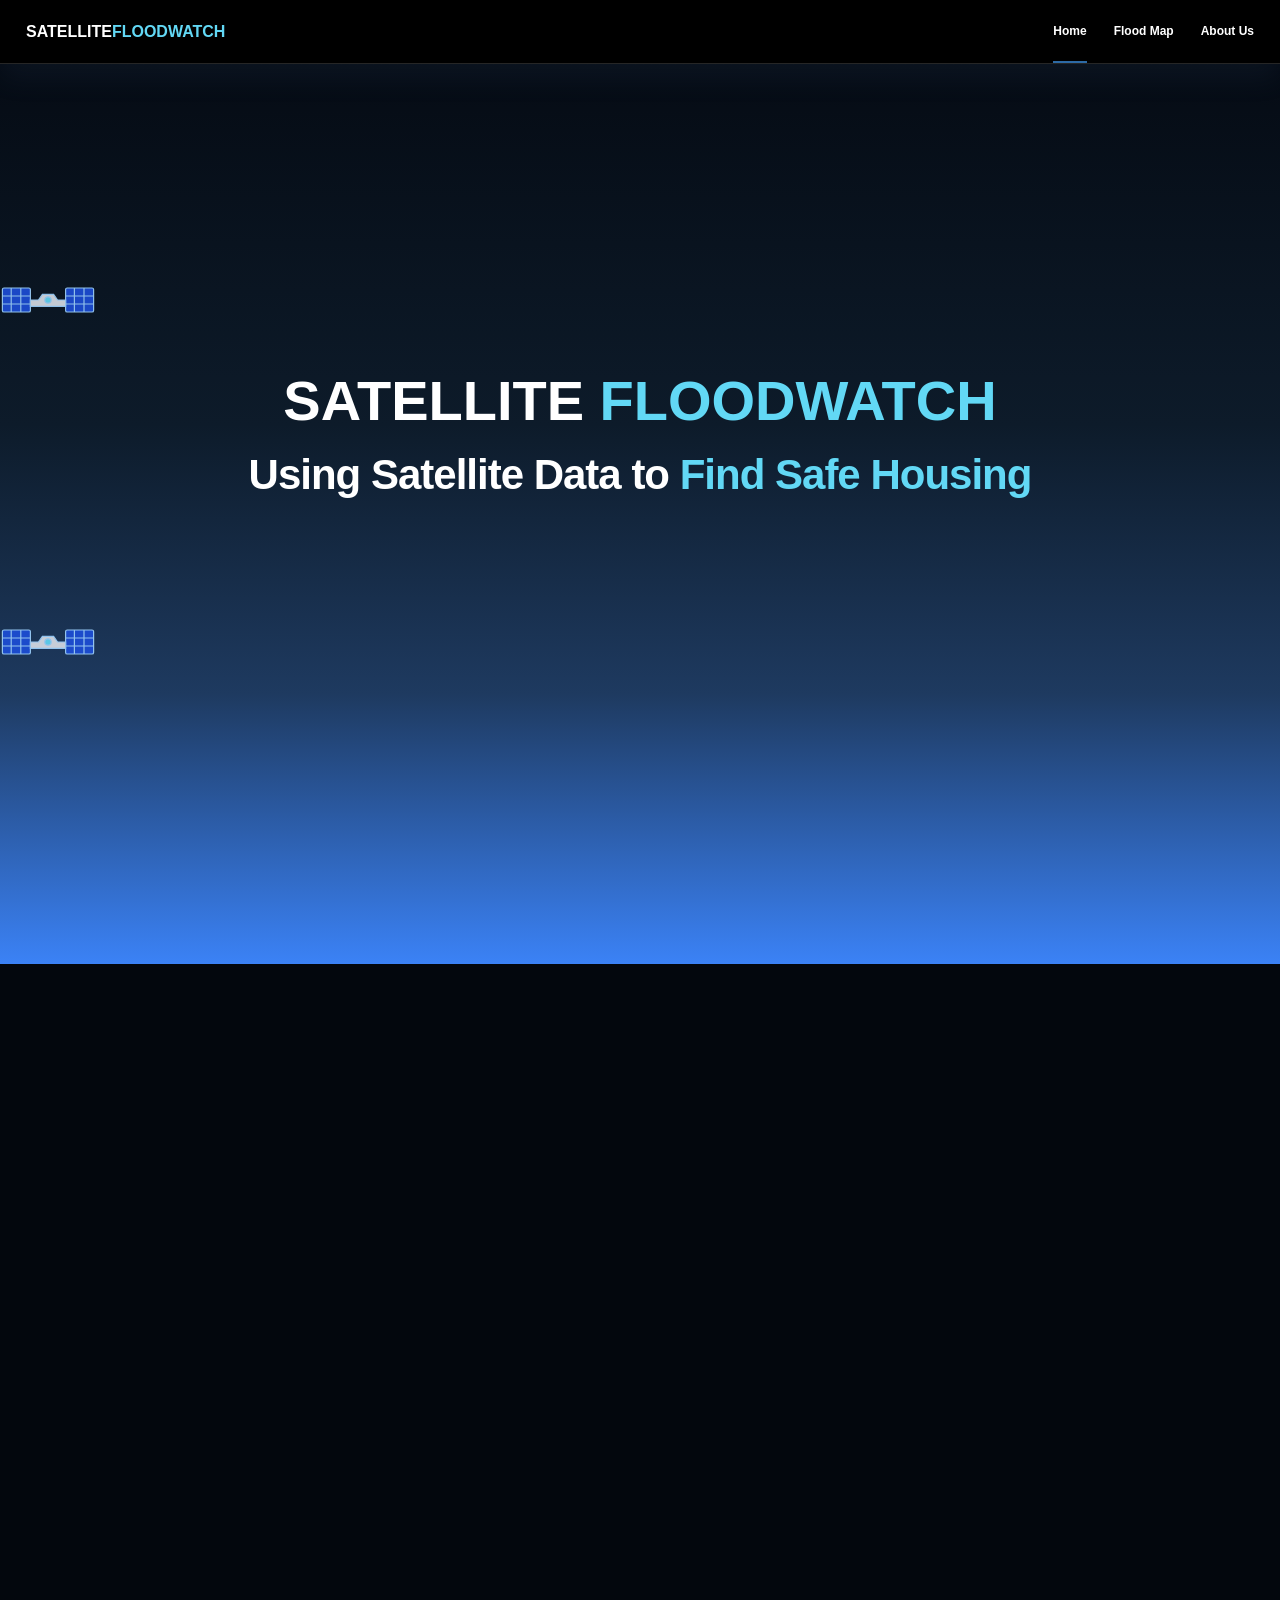
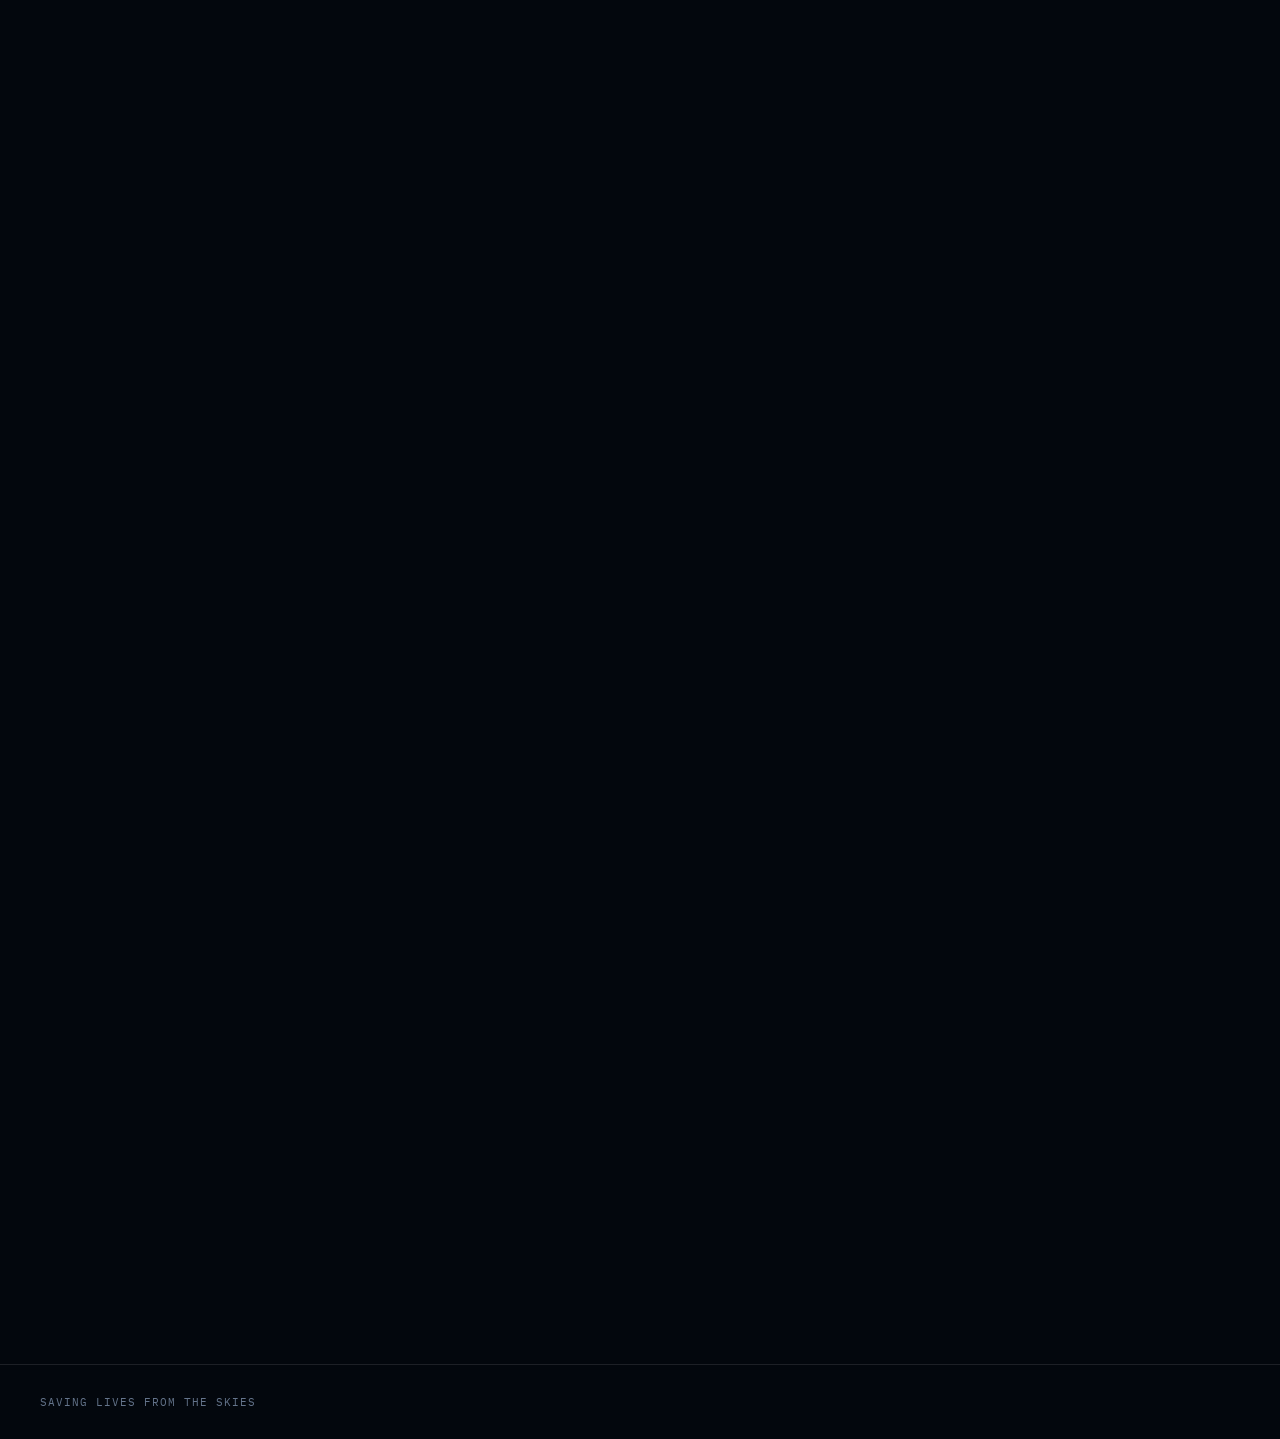
<file: index.html>
<!DOCTYPE html>
<html lang="en">
<head>
<meta charset="UTF-8">
<meta name="viewport" content="width=device-width, initial-scale=1.0">
<meta name="theme-color" content="#07111f">
<title>SATELLITE FLOODWATCH | Saving Lives From The Skies</title>
<link rel="stylesheet" href="style.css">
<style>
@property --c1 { syntax: '<color>'; inherits: true; initial-value: #0d1b2a; }
@property --c2 { syntax: '<color>'; inherits: true; initial-value: #1e3a60; }
@property --c3 { syntax: '<color>'; inherits: true; initial-value: #3b82f6; }

*, *::before, *::after { box-sizing: border-box; margin: 0; padding: 0; }

body {
  font-family: "Univers", "Univers LT Std", -apple-system, BlinkMacSystemFont, "Segoe UI", Roboto, Helvetica, Arial, sans-serif;
  background: linear-gradient(180deg, #eef9ff, #dfeeff 32%, #cfe6ff);
  color: #123b63;
  overflow-x: hidden;
}
.app-shell { display: flex; flex-direction: column; min-height: 100vh; }

/* Nav */
.topbar {
  position: sticky; top: 0; min-height: 64px; padding: 0 26px; z-index: 1000;
  display: flex; align-items: center; justify-content: space-between; gap: 20px;
  background: #000 !important;
  backdrop-filter: blur(8px) !important;
  border-bottom: 1px solid rgba(255,255,255,.15) !important;
  box-shadow: 0 14px 30px rgba(100,145,196,.08);
}
.brand { display: flex; align-items: center; gap: 0; text-decoration: none; color: #fff; font-weight: 700; font-size: 16px; letter-spacing: 0; }
.brand span { color: #62d8f5; }
.site-nav { align-self: stretch; display: flex; align-items: center; gap: 27px; }
.site-nav a { display: inline-flex; align-items: center; min-height: 100%; border-bottom: 2px solid transparent; color: #fff; font-size: 12px; font-weight: 600; text-decoration: none; transition: color .2s ease, border-color .2s ease; }
.site-nav a:hover, .site-nav a.active { color: #fff; }

/* Stage */
.scroll-stage-wrapper { position: relative; height: 500vh; background: #03070d; transition: --c1 2s, --c2 2s, --c3 2s; }
.sticky-viewport { position: sticky; top: 0; height: 100vh; overflow: hidden; display: flex; align-items: center; justify-content: center; }
.sky-layer, .space-layer { position: absolute; inset: 0; transition: opacity .4s; }
.sky-layer { background: linear-gradient(180deg, #050b14, var(--c1) 40%, var(--c2) 70%, var(--c3)); }
.space-layer { background: radial-gradient(circle at 50% 30%, #081222, #020509); opacity: 0; }
.stars-far, .stars-near { position: absolute; inset: -50%; opacity: 0; pointer-events: none; transition: opacity .6s; }
.stars-far {
  background: radial-gradient(1px 1px at 30px 50px, rgba(255,255,255,.4), transparent),
              radial-gradient(1.5px 1.5px at 150px 120px, rgba(98,216,245,.5), transparent) 0 0/250px 250px;
}
.stars-near {
  background: radial-gradient(2px 2px at 80px 90px, #fff, transparent),
              radial-gradient(2.5px 2.5px at 200px 180px, #62d8f5, transparent) 0 0/350px 350px;
} 
.crossing-satellite {
  position: absolute; left: 0; width: 96px; height: 40px; opacity: 0; pointer-events: none;
  animation: satellite-crossing 18s linear infinite paused;
}
.crossing-satellite:nth-child(1) { top: 24%; }
.crossing-satellite:nth-child(2) { top: 62%; animation-duration: 24s; animation-delay: -12s; animation-direction: reverse; }
.sticky-viewport.first-panel-active .crossing-satellite { opacity: .9; animation-play-state: running; }
@keyframes satellite-crossing {
  from { transform: translateX(-120px) rotate(-12deg); }
  to { transform: translateX(calc(100vw + 120px)) rotate(-12deg); }
}
 
/* Pa nels */
.story-panel {
  position: absolute; left: 50%; width: calc(100% - 40px); max-width: 1400px; text-align: center; z-index: 20;
   opacity: 0; transform: translate(-50%, -40px); pointer-events: none;
   transition: opacity .6s cubic-bezier(.16,1,.3,1), transform .6s cubic-bezier(.16,1,.3,1);
 }
.story-panel.active { opacity: 1; transform: translate(-50%, -70px); pointer-events: auto; }
#panel-5 { margin-top: 200px; }
.story-panel h2 { font-size: 42px; font-weight: 700; letter-spacing: -1px; line-height: 1.15; color: #fff; margin-bottom: 16px; }
.story-panel h2 span { color: #62d8f5; }
.story-logo { margin-bottom: 22px; color: #fff; font-size: 56px; font-weight: 700; line-height: 1; text-align: center; }
.story-logo span { color: #62d8f5; }
@media (max-width: 600px) { .story-logo { font-size: 36px; } }
.cta-btn {  
  position: relative; z-index: 30; display: inline-block; margin-top: 24px; padding: 14px 32px;
  background: #fff; color: #03070d; font-weight: 600; font-size: 14px; letter-spacing: .5px;
  text-decoration: none; border-radius: 6px; box-shadow: 0 10px 30px rgba(255,255,255,.2);
  transition: transform .2s, box-shadow .2s;
}
.cta-btn:hover { transform: scale(1.03); box-shadow: 0 10px 30px rgba(98,216,245,.3); }

/* Rocket */
.rocket-container {
  position: absolute; bottom: 12%; left: 50%; width: 104px; height: 208px; z-index: 10;
  transform: translateX(-50%); pointer-events: none; will-change: transform, opacity;
}
.flame-wrap { transform-origin: 50px 156px; transform: scaleY(var(--thrust, 1)); transition: transform .2s linear; }
.flame { transform-box: fill-box; transform-origin: 50% 0; animation: flick .1s ease-in-out infinite alternate; }
.f-mid { animation-duration: .08s; animation-direction: alternate-reverse; }
.f-inner { animation-duration: .06s; }
.f-core { animation-name: coreFlick; animation-duration: .09s; }
.flame-glow { animation: glowPulse .25s ease-in-out infinite alternate; }
.spark { opacity: 0; animation: sparkFall .7s linear infinite; }
.s1 { --dx: -9px; } .s2 { --dx: 8px; animation-delay: .18s; } .s3 { --dx: -6px; animation-delay: .35s; } .s4 { --dx: 10px; animation-delay: .52s; }
@keyframes flick { from { transform: scale(.92,.85) skewX(-3deg); } to { transform: scale(1.08,1.18) skewX(3deg); } }
@keyframes coreFlick { from { transform: scale(.9,.85); opacity: .85; } to { transform: scale(1.1,1.2); opacity: 1; } }
@keyframes glowPulse { from { opacity: .55; } to { opacity: .95; } }
@keyframes sparkFall { from { opacity: 1; } to { opacity: 0; transform: translate(var(--dx), 55px); } }

/* Globe + satellite */
.satellites-container {
  position: absolute; top: 25%; left: 50%; width: min(380px, 92vw); z-index: 10;
  transform: translate(-50%, -50%) scale(.4); opacity: 0; pointer-events: none; will-change: transform, opacity;
}
.satellites-container svg { display: block; width: 100%; height: auto; overflow: visible; }
.land { animation: globeSpin 26s linear infinite; }
.clouds { animation: globeSpin 17s linear infinite; }
.led { animation: ledBlink 1s steps(2) infinite; }
.beam { animation: beamDash .5s linear infinite; }
@keyframes globeSpin { to { transform: translateX(180px); } }
@keyframes ledBlink { 50% { opacity: .15; } }
@keyframes beamDash { to { stroke-dashoffset: -14; } }
@media (prefers-reduced-motion: reduce) { * { animation: none !important; } }

/* Footer */
.app-footer {
  position: relative; z-index: 100; background: #03070d; padding: 30px 40px;
  display: flex; justify-content: space-between; align-items: center;
  border-top: 1px solid rgba(255,255,255,.1); font-size: 11px; letter-spacing: 1px; color: #64748b;
}
</style>
</head>

<body>
<div class="app-shell">
  <header class="topbar">
    <a class="brand" href="index.html">SATELLITE <span>FLOODWATCH</span></a>
    <nav class="site-nav">
      <a class="active" href="index.html">Home</a>
      <a href="explorer.html">Flood Map</a>
      <a href="about.html">About Us</a>
    </nav>
  </header>

  <div class="scroll-stage-wrapper" id="scroll-wrapper">
    <div class="sticky-viewport">
      <div class="sky-layer" id="sky"></div>
      <div class="space-layer" id="space">
        <div class="stars-far" id="starsFar"></div>
        <div class="stars-near" id="starsNear"></div>
      </div>

      <div class="crossing-satellites" aria-hidden="true">
        <svg class="crossing-satellite" viewBox="0 0 120 48">
          <g stroke="#9fd3ff" stroke-width="1.5">
            <rect x="3" y="9" width="35" height="30" rx="2" fill="#1d4ed8" />
            <path d="M14 9v30M26 9v30M3 19h35M3 29h35" />
            <rect x="82" y="9" width="35" height="30" rx="2" fill="#1d4ed8" />
            <path d="M93 9v30M105 9v30M82 19h35M82 29h35" />
            <path d="M38 24h10l5-7h14l5 7h10v8H38z" fill="#d9dee7" />
            <circle cx="60" cy="24" r="4" fill="#62d8f5" />
          </g>
        </svg>
        <svg class="crossing-satellite" viewBox="0 0 120 48">
          <g stroke="#9fd3ff" stroke-width="1.5">
            <rect x="3" y="9" width="35" height="30" rx="2" fill="#1d4ed8" />
            <path d="M14 9v30M26 9v30M3 19h35M3 29h35" />
            <rect x="82" y="9" width="35" height="30" rx="2" fill="#1d4ed8" />
            <path d="M93 9v30M105 9v30M82 19h35M82 29h35" />
            <path d="M38 24h10l5-7h14l5 7h10v8H38z" fill="#d9dee7" />
            <circle cx="60" cy="24" r="4" fill="#62d8f5" />
          </g>
        </svg>
      </div>

      <div class="story-panel active" id="panel-1" data-step="0">
        <div class="story-logo">SATELLITE <span>FLOODWATCH</span></div>
        <h2>Using Satellite Data to <span>Find Safe Housing</span></h2>
      </div>
      <div class="story-panel" id="panel-5" data-step="4">
        <h2>Saving Lives <span>From The Skies.</span></h2>
        <a class="cta-btn" href="explorer.html">Launch Flood Map ↗</a>
      </div>

      <div class="rocket-container" id="rocket">
        <svg viewBox="0 0 100 200" width="100%" height="100%" style="overflow:visible">
          <defs>
            <linearGradient id="flameOuter" x1="0" y1="0" x2="0" y2="1"><stop offset="0" stop-color="#ff7a18"/><stop offset="1" stop-color="#ff1f1f" stop-opacity="0"/></linearGradient>
            <linearGradient id="flameMid" x1="0" y1="0" x2="0" y2="1"><stop offset="0" stop-color="#ffb300"/><stop offset="1" stop-color="#ff6a00" stop-opacity="0"/></linearGradient>
            <linearGradient id="flameInner" x1="0" y1="0" x2="0" y2="1"><stop offset="0" stop-color="#fff7b0"/><stop offset="1" stop-color="#ffd400" stop-opacity="0"/></linearGradient>
            <filter id="flameGlow" x="-100%" y="-50%" width="300%" height="250%"><feGaussianBlur stdDeviation="3"/></filter>
          </defs>
          <g class="flame-wrap">
            <ellipse class="flame-glow" cx="50" cy="175" rx="20" ry="32" fill="#ff7a18" filter="url(#flameGlow)"/>
            <path class="flame f-outer" d="M38 156 C34 175 44 200 50 225 C56 200 66 175 62 156 Z" fill="url(#flameOuter)"/>
            <path class="flame f-mid" d="M42 156 C40 172 46 190 50 210 C54 190 60 172 58 156 Z" fill="url(#flameMid)"/>
            <path class="flame f-inner" d="M45 156 C44 168 48 180 50 195 C52 180 56 168 55 156 Z" fill="url(#flameInner)"/>
            <ellipse class="flame f-core" cx="50" cy="161" rx="4" ry="8" fill="#fff"/>
            <circle class="spark s1" cx="46" cy="170" r="1.6" fill="#ffd54f"/>
            <circle class="spark s2" cx="54" cy="172" r="1.3" fill="#ff9800"/>
            <circle class="spark s3" cx="50" cy="168" r="1.8" fill="#fff59d"/>
            <circle class="spark s4" cx="44" cy="174" r="1.2" fill="#ff7043"/>
          </g>
          <path d="M38 150 L62 150 L58 158 L42 158 Z" fill="#1d3044" stroke="#1d3044" stroke-width="2"/>
          <path d="M50 10 C30 40 30 120 30 150 L70 150 C70 120 70 40 50 10 Z" fill="#fff" stroke="#1d3044" stroke-width="2"/>
          <path d="M50 10 C40 25 30 40 30 40 L70 40 C70 40 60 25 50 10 Z" fill="#ff5252"/>
          <circle cx="50" cy="75" r="9" fill="#07111f" stroke="#62d8f5" stroke-width="2.5"/>
          <circle cx="50" cy="75" r="5" fill="#62d8f5"/>
          <path d="M30 130 L12 160 L30 150 Z M70 130 L88 160 L70 150 Z" fill="#ff5252"/>
        </svg>
      </div>

      <div class="satellites-container" id="satellites">
        <svg viewBox="0 0 400 260" xmlns="http://www.w3.org/2000/svg">
          <defs>
            <radialGradient id="ocean" cx="35%" cy="30%" r="80%"><stop offset="0" stop-color="#5ccfff"/><stop offset=".45" stop-color="#1769c9"/><stop offset="1" stop-color="#0a2a66"/></radialGradient>
            <radialGradient id="shade" cx="32%" cy="28%" r="85%"><stop offset=".5" stop-color="#000" stop-opacity="0"/><stop offset="1" stop-color="#000" stop-opacity=".7"/></radialGradient>
            <radialGradient id="atmo" cx="50%" cy="50%" r="50%"><stop offset=".8" stop-color="#62d8f5" stop-opacity=".55"/><stop offset="1" stop-color="#62d8f5" stop-opacity="0"/></radialGradient>
            <clipPath id="globeClip"><circle cx="200" cy="130" r="80"/></clipPath>
            <g id="lands">
              <path d="M130 95 C140 80 165 78 172 92 C178 104 165 112 168 124 C160 135 142 128 136 114 C128 108 124 100 130 95 Z"/>
              <path d="M205 70 C222 64 245 72 250 86 C256 98 240 104 232 100 C226 112 214 108 210 96 C200 90 198 76 205 70 Z"/>
              <path d="M215 135 C230 128 252 136 256 152 C258 168 244 180 232 176 C220 170 212 150 215 135 Z"/>
              <path d="M150 150 C158 146 170 152 168 164 C166 176 154 180 148 170 C144 162 144 154 150 150 Z"/>
              <path d="M262 108 C270 104 280 110 278 120 C274 126 264 124 262 118 Z"/>
            </g>
            <g id="cloudTile">
              <ellipse cx="150" cy="85" rx="22" ry="5"/><ellipse cx="235" cy="120" rx="26" ry="6"/>
              <ellipse cx="180" cy="165" rx="20" ry="4.5"/><ellipse cx="265" cy="75" rx="15" ry="4"/>
            </g>
          </defs>

          <g transform="rotate(-16 200 130)">
            <path d="M30 130 A170 40 0 0 1 370 130" fill="none" stroke="#62d8f5" stroke-opacity=".28" stroke-width="1.2" stroke-dasharray="4 5"/>
            <g id="satBack"></g>
          </g>

          <circle cx="200" cy="130" r="98" fill="url(#atmo)"/>
          <g clip-path="url(#globeClip)">
            <circle cx="200" cy="130" r="80" fill="url(#ocean)"/>
            <g class="land" fill="#4caf6a" stroke="#2e7d4a" stroke-width=".8">
              <use href="#lands" x="-180"/><use href="#lands"/><use href="#lands" x="180"/>
            </g>
            <g class="clouds" fill="#fff" opacity=".3">
              <use href="#cloudTile" x="-180"/><use href="#cloudTile"/><use href="#cloudTile" x="180"/>
            </g>
            <circle cx="200" cy="130" r="80" fill="url(#shade)"/>
          </g>
          <circle cx="200" cy="130" r="80" fill="none" stroke="#8fdcff" stroke-opacity=".5"/>

          <g transform="rotate(-16 200 130)">
            <path d="M370 130 A170 40 0 0 1 30 130" fill="none" stroke="#62d8f5" stroke-opacity=".75" stroke-width="1.4"/>
            <g id="satFront">
              <line id="beam" class="beam" stroke="#7fd0ff" stroke-width="1.6" stroke-dasharray="3 4" stroke-linecap="round" opacity="0"/>
              <g id="sat">
                <rect x="-27" y="-1.5" width="11" height="3" fill="#9aa7b8"/>
                <rect x="16" y="-1.5" width="11" height="3" fill="#9aa7b8"/>
                <rect x="-71" y="-11" width="44" height="22" rx="1.5" fill="#1d4ed8" stroke="#9fd3ff" stroke-width=".8"/>
                <path d="M-56.3 -11V11M-41.7 -11V11M-71 0H-27" stroke="#9fd3ff" stroke-width=".6" opacity=".8"/>
                <rect x="-71" y="-11" width="44" height="6" fill="#fff" opacity=".14"/>
                <rect x="27" y="-11" width="44" height="22" rx="1.5" fill="#1d4ed8" stroke="#9fd3ff" stroke-width=".8"/>
                <path d="M41.7 -11V11M56.3 -11V11M27 0H71" stroke="#9fd3ff" stroke-width=".6" opacity=".8"/>
                <rect x="27" y="-11" width="44" height="6" fill="#fff" opacity=".14"/>
                <path d="M-5 13 L5 13 L3 18 L-3 18 Z" fill="#6b7686"/>
                <rect x="-16" y="-13" width="32" height="26" rx="3" fill="#d9dee7" stroke="#8d99ab"/>
                <rect x="-16" y="-13" width="32" height="7" rx="3" fill="#e2b04a"/>
                <rect x="-16" y="6" width="32" height="7" rx="3" fill="#c8923a"/>
                <circle r="5" fill="#0b1b3a" stroke="#62d8f5" stroke-width="1.2"/>
                <circle r="2" fill="#62d8f5"/>
                <line x1="0" y1="-13" x2="0" y2="-18" stroke="#9aa7b8" stroke-width="1.6"/>
                <path d="M-10 -23 Q0 -14 10 -23 Z" fill="#e8edf5" stroke="#8d99ab"/>
                <line x1="0" y1="-22" x2="0" y2="-31" stroke="#9aa7b8"/>
                <circle class="led" cx="0" cy="-31" r="1.8" fill="#ff5a5a"/>
              </g>
            </g>
          </g>
        </svg>
      </div>
    </div>
  </div>

  <footer class="app-footer">
  
    <span>SAVING LIVES FROM THE SKIES</span>
  </footer>
</div>

<script>
const $ = id => document.getElementById(id);
const wrapper = $('scroll-wrapper'), sky = $('sky'), space = $('space'),
      starsFar = $('starsFar'), starsNear = $('starsNear'),
      rocket = $('rocket'), sats = $('satellites');
const panels = [...document.querySelectorAll('.story-panel')];
const stickyViewport = wrapper.querySelector('.sticky-viewport');
const clamp = n => Math.min(1, Math.max(0, n));

function update() {
  const p = clamp(-wrapper.getBoundingClientRect().top / (wrapper.offsetHeight - innerHeight));
  const t1 = clamp((p - 0.3) / 0.3);   // sky -> space
  const t2 = clamp((p - 0.6) / 0.22);  // rocket out, globe in

  const step = Math.min(Math.floor(p * 5), 4);
  stickyViewport.classList.toggle('first-panel-active', step === 0);
  panels.forEach(el => el.classList.toggle('active', +el.dataset.step === step));

  sky.style.opacity = 1 - t1;
  space.style.opacity = t1;
  starsFar.style.opacity = p < 0.6 ? t1 * 0.7 : 1;
  starsNear.style.opacity = t1;
  starsFar.style.transform = `translateY(${t1 * -40}px)`;
  starsNear.style.transform = `translateY(${t1 * -80}px)`;

  const y = (p < 0.3 ? -p * 500 : p < 0.6 ? -150 - t1 * 450 : -600 - t2 * 350) * 1.5;
  const scale = p < 0.6 ? 1 - t1 * 0.25 : 0.75;
  rocket.style.setProperty('--thrust', p < 0.6 ? 0.8 + p * 0.9 : 0.5);
  rocket.style.opacity = Math.min(p * 8, 1) * (1 - t2);
  rocket.style.transform = `translateX(-50%) translateY(${y}px) rotate(${t2 * 60}deg) scale(${scale})`;

  sats.style.opacity = t2;
  sats.style.transform = `translate(-50%, -50%) scale(${0.75 + t2 * 0.25})`;
}

let ticking = false;
addEventListener('scroll', () => {
  if (ticking) return;
  ticking = true;
  requestAnimationFrame(() => { update(); ticking = false; });
}, { passive: true });
update();

/* Satellite orbit */
const sat = $('sat'), satBack = $('satBack'), satFront = $('satFront'), beam = $('beam');
const CX = 200, CY = 130, A = 170, B = 40;
let angle = 0, last = performance.now();

function orbit(now) {
  angle += Math.min((now - last) / 1000, 0.1) * 0.55;
  last = now;

  const s = Math.sin(angle);
  const x = CX - A * Math.cos(angle);
  const y = CY + B * s;
  const front = s > 0;

  sat.setAttribute('transform', `translate(${x} ${y}) scale(${0.4 + 0.18 * (0.5 + 0.5 * s)})`);
  const layer = front ? satFront : satBack;
  if (sat.parentNode !== layer) layer.appendChild(sat);

  beam.setAttribute('opacity', front ? 0.8 : 0);
  if (front) {
    beam.setAttribute('x1', x);
    beam.setAttribute('y1', y + 8);
    beam.setAttribute('x2', x + (CX - x) * 0.52);
    beam.setAttribute('y2', y + (CY - y) * 0.52);
  }
  requestAnimationFrame(orbit);
}
requestAnimationFrame(orbit);

/* Sky gradient palettes, every 3s */
const palettes = [
  ['#0d1b2a', '#1e3a60', '#3b82f6'],
  ['#1a0f2e', '#4a1d6b', '#c026d3'],
  ['#0b2a2a', '#0f5c5c', '#14b8a6'],
  ['#2a1408', '#7a2e12', '#f97316'],
  ['#0f1f2e', '#1d4f6b', '#38bdf8']
];
let i = 0;
setInterval(() => {
  i = (i + 1) % palettes.length;
  palettes[i].forEach((c, n) => wrapper.style.setProperty(`--c${n + 1}`, c));
}, 3000);
</script>
</body>
</html>
</file>
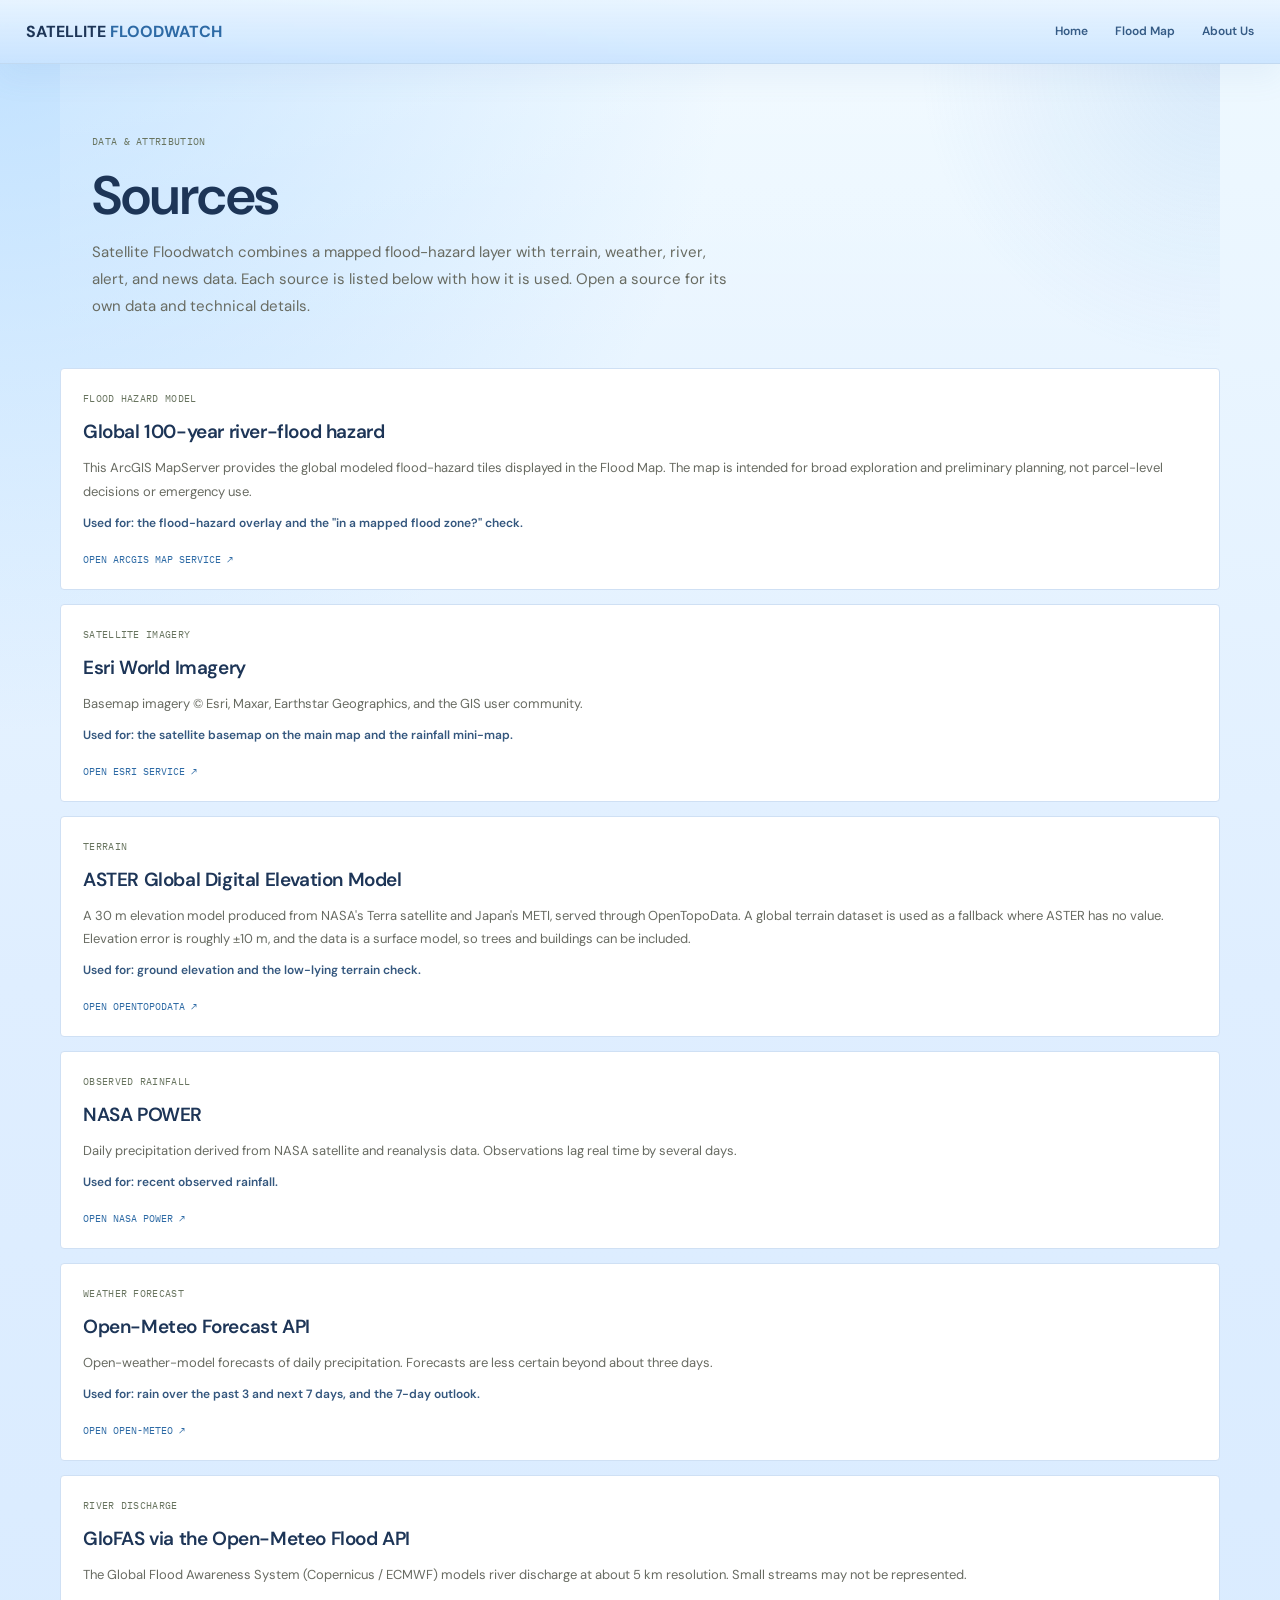
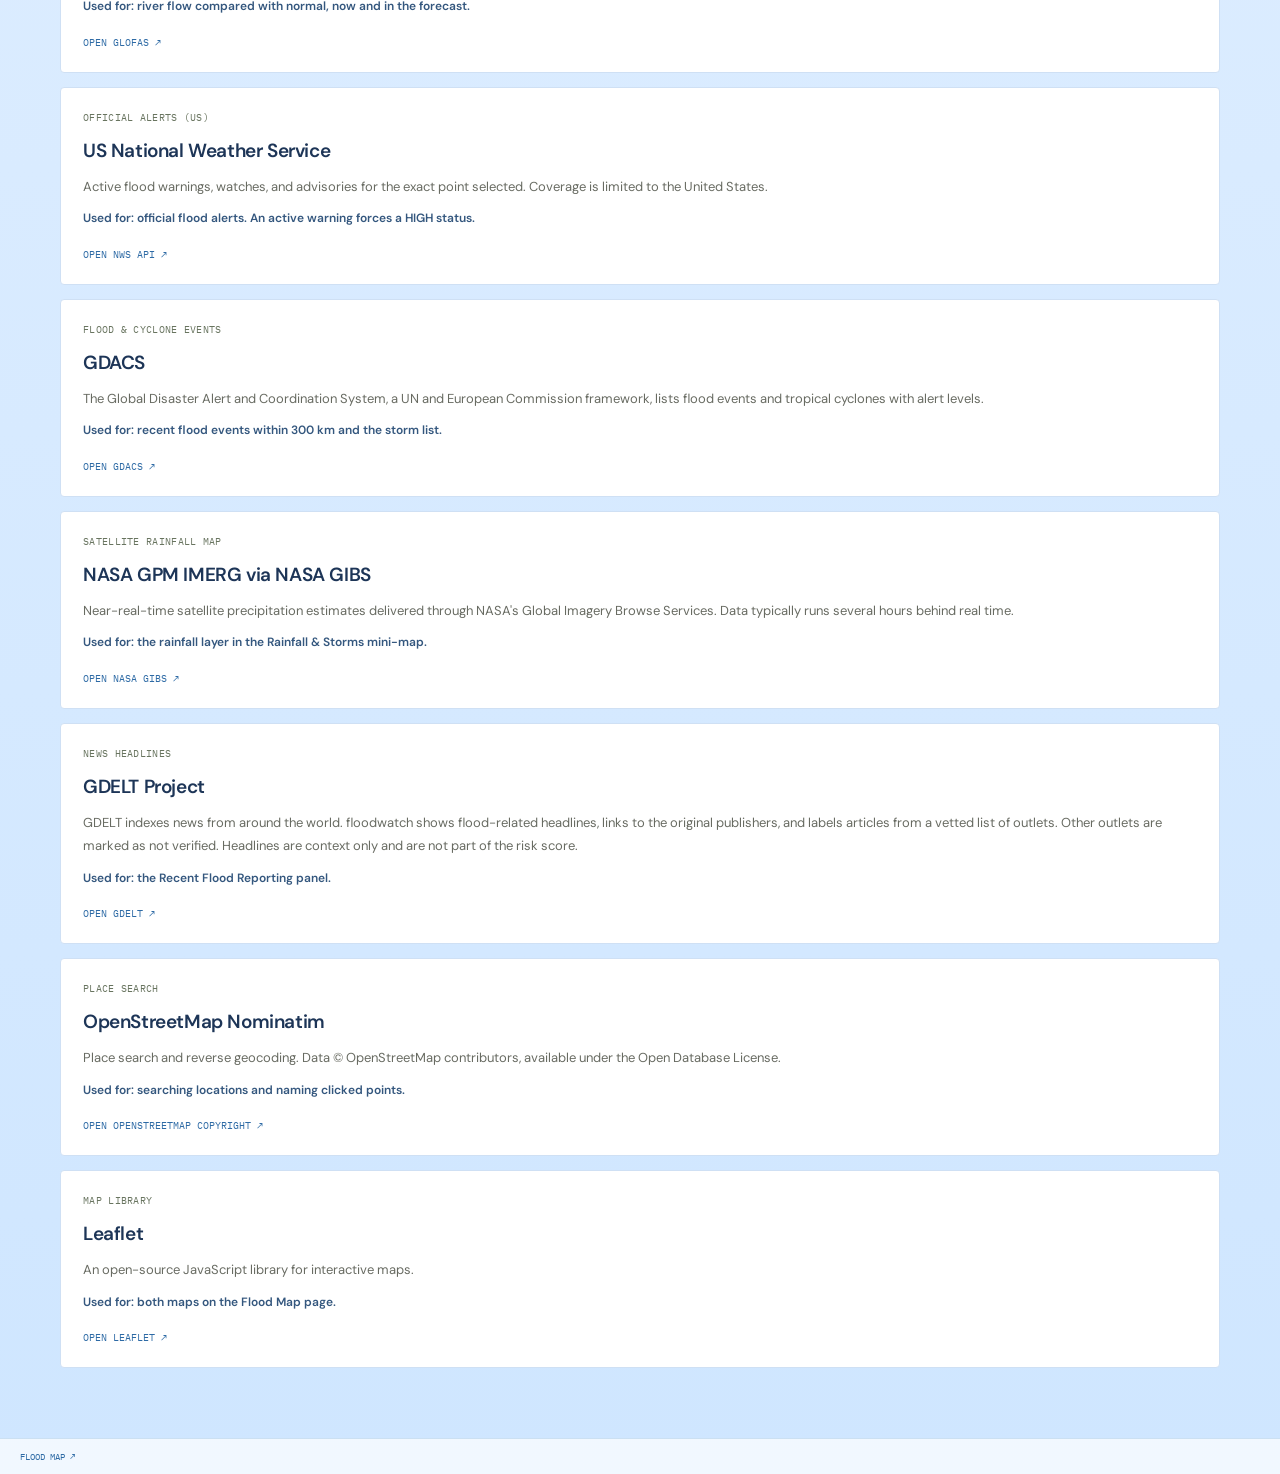
<file: sources.html>
<!DOCTYPE html>
<html lang="en">
<head>
    <meta charset="UTF-8">
    <meta name="viewport" content="width=device-width, initial-scale=1.0">
    <meta name="theme-color" content="#eaf6ff">
    <meta name="description" content="Data sources and attribution used by floodwatch.">
    <title>Sources | Satellite FloodWatch</title>
    <link rel="stylesheet" href="style.css">
    <style>
        .sources-content { display: grid; gap: 14px; }
        .source-record { max-width: none; }
        .source-record .source-use { margin: 10px 0 0; color: #34577e; font-size: 12px; font-weight: 600; }
        .sources-note { max-width: none; }
    </style>
</head>
<body class="content-page sources-page">
    <div class="app-shell">
        <header class="topbar">
            <a class="brand" href="index.html" aria-label="floodwatch home">
                <div class="brand-text">
                    <div class="brand-name">SATELLITE <span>FLOODWATCH</span></div>
                </div>
            </a>
            <nav class="site-nav" aria-label="Main navigation">
                <a href="index.html">Home</a>
                <a href="explorer.html">Flood Map</a>
                <a href="about.html">About Us</a>
            </nav>
        </header>

        <main>
            <section class="about-heading">
                <div class="section-index">DATA &amp; ATTRIBUTION</div>
                <h1>Sources</h1>
                <p>
                    Satellite Floodwatch combines a mapped flood-hazard layer with terrain,
                    weather, river, alert, and news data. Each source is listed
                    below with how it is used. Open a source for its own data
                    and technical details.
                </p>
            </section>

            <section class="sources-content">

                <article class="source-record">
                    <div class="section-index">FLOOD HAZARD MODEL</div>
                    <h2>Global 100-year river-flood hazard</h2>
                    <p>
                        This ArcGIS MapServer provides the global modeled flood-hazard
                        tiles displayed in the Flood Map. The map is intended for broad
                        exploration and preliminary planning, not parcel-level decisions
                        or emergency use.
                    </p>
                    <p class="source-use">Used for: the flood-hazard overlay and the "in a mapped flood zone?" check.</p>
                    <a class="source-link"
                       href="https://tiles.arcgis.com/tiles/RTK5Unh1Z71JKIiR/arcgis/rest/services/WRF_2024_GLO_I3_2/MapServer"
                       target="_blank" rel="noopener noreferrer">OPEN ARCGIS MAP SERVICE ↗</a>
                </article>

                <article class="source-record">
                    <div class="section-index">SATELLITE IMAGERY</div>
                    <h2>Esri World Imagery</h2>
                    <p>
                        Basemap imagery © Esri, Maxar, Earthstar Geographics, and the GIS
                        user community.
                    </p>
                    <p class="source-use">Used for: the satellite basemap on the main map and the rainfall mini-map.</p>
                    <a class="source-link"
                       href="https://server.arcgisonline.com/ArcGIS/rest/services/World_Imagery/MapServer"
                       target="_blank" rel="noopener noreferrer">OPEN ESRI SERVICE ↗</a>
                </article>

                <article class="source-record">
                    <div class="section-index">TERRAIN</div>
                    <h2>ASTER Global Digital Elevation Model</h2>
                    <p>
                        A 30 m elevation model produced from NASA's Terra satellite and
                        Japan's METI, served through OpenTopoData. A global terrain
                        dataset is used as a fallback where ASTER has no value. Elevation
                        error is roughly ±10 m, and the data is a surface model, so
                        trees and buildings can be included.
                    </p>
                    <p class="source-use">Used for: ground elevation and the low-lying terrain check.</p>
                    <a class="source-link" href="https://www.opentopodata.org"
                       target="_blank" rel="noopener noreferrer">OPEN OPENTOPODATA ↗</a>
                </article>

                <article class="source-record">
                    <div class="section-index">OBSERVED RAINFALL</div>
                    <h2>NASA POWER</h2>
                    <p>
                        Daily precipitation derived from NASA satellite and reanalysis
                        data. Observations lag real time by several days.
                    </p>
                    <p class="source-use">Used for: recent observed rainfall.</p>
                    <a class="source-link" href="https://power.larc.nasa.gov"
                       target="_blank" rel="noopener noreferrer">OPEN NASA POWER ↗</a>
                </article>

                <article class="source-record">
                    <div class="section-index">WEATHER FORECAST</div>
                    <h2>Open-Meteo Forecast API</h2>
                    <p>
                        Open-weather-model forecasts of daily precipitation. Forecasts are
                        less certain beyond about three days.
                    </p>
                    <p class="source-use">Used for: rain over the past 3 and next 7 days, and the 7-day outlook.</p>
                    <a class="source-link" href="https://open-meteo.com"
                       target="_blank" rel="noopener noreferrer">OPEN OPEN-METEO ↗</a>
                </article>

                <article class="source-record">
                    <div class="section-index">RIVER DISCHARGE</div>
                    <h2>GloFAS via the Open-Meteo Flood API</h2>
                    <p>
                        The Global Flood Awareness System (Copernicus / ECMWF) models river
                        discharge at about 5 km resolution. Small streams may not be
                        represented.
                    </p>
                    <p class="source-use">Used for: river flow compared with normal, now and in the forecast.</p>
                    <a class="source-link" href="https://global-flood.emergency.copernicus.eu"
                       target="_blank" rel="noopener noreferrer">OPEN GLOFAS ↗</a>
                </article>

                <article class="source-record">
                    <div class="section-index">OFFICIAL ALERTS (US)</div>
                    <h2>US National Weather Service</h2>
                    <p>
                        Active flood warnings, watches, and advisories for the exact point
                        selected. Coverage is limited to the United States.
                    </p>
                    <p class="source-use">Used for: official flood alerts. An active warning forces a HIGH status.</p>
                    <a class="source-link" href="https://www.weather.gov/documentation/services-web-api"
                       target="_blank" rel="noopener noreferrer">OPEN NWS API ↗</a>
                </article>

                <article class="source-record">
                    <div class="section-index">FLOOD &amp; CYCLONE EVENTS</div>
                    <h2>GDACS</h2>
                    <p>
                        The Global Disaster Alert and Coordination System, a UN and
                        European Commission framework, lists flood events and tropical
                        cyclones with alert levels.
                    </p>
                    <p class="source-use">Used for: recent flood events within 300 km and the storm list.</p>
                    <a class="source-link" href="https://www.gdacs.org"
                       target="_blank" rel="noopener noreferrer">OPEN GDACS ↗</a>
                </article>

                <article class="source-record">
                    <div class="section-index">SATELLITE RAINFALL MAP</div>
                    <h2>NASA GPM IMERG via NASA GIBS</h2>
                    <p>
                        Near-real-time satellite precipitation estimates delivered through
                        NASA's Global Imagery Browse Services. Data typically runs several
                        hours behind real time.
                    </p>
                    <p class="source-use">Used for: the rainfall layer in the Rainfall &amp; Storms mini-map.</p>
                    <a class="source-link" href="https://www.earthdata.nasa.gov/engage/open-data-services-software/earthdata-developer-portal/gibs-api"
                       target="_blank" rel="noopener noreferrer">OPEN NASA GIBS ↗</a>
                </article>

                <article class="source-record">
                    <div class="section-index">NEWS HEADLINES</div>
                    <h2>GDELT Project</h2>
                    <p>
                        GDELT indexes news from around the world. floodwatch shows
                        flood-related headlines, links to the original publishers, and
                        labels articles from a vetted list of outlets. Other outlets are
                        marked as not verified. Headlines are context only and are not
                        part of the risk score.
                    </p>
                    <p class="source-use">Used for: the Recent Flood Reporting panel.</p>
                    <a class="source-link" href="https://www.gdeltproject.org"
                       target="_blank" rel="noopener noreferrer">OPEN GDELT ↗</a>
                </article>

                <article class="source-record">
                    <div class="section-index">PLACE SEARCH</div>
                    <h2>OpenStreetMap Nominatim</h2>
                    <p>
                        Place search and reverse geocoding. Data © OpenStreetMap
                        contributors, available under the Open Database License.
                    </p>
                    <p class="source-use">Used for: searching locations and naming clicked points.</p>
                    <a class="source-link" href="https://www.openstreetmap.org/copyright"
                       target="_blank" rel="noopener noreferrer">OPEN OPENSTREETMAP COPYRIGHT ↗</a>
                </article>

                <article class="source-record">
                    <div class="section-index">MAP LIBRARY</div>
                    <h2>Leaflet</h2>
                    <p>An open-source JavaScript library for interactive maps.</p>
                    <p class="source-use">Used for: both maps on the Flood Map page.</p>
                    <a class="source-link" href="https://leafletjs.com"
                       target="_blank" rel="noopener noreferrer">OPEN LEAFLET ↗</a>
                </article>


            </section>
        </main>

        <footer class="app-footer">
            <a href="explorer.html">FLOOD MAP ↗</a>
        </footer>
    </div>
</body>
</html>
</file>
<file: style.css>
@import url('https://fonts.googleapis.com/css2?family=DM+Sans:wght@400;500;600;700&family=IBM+Plex+Mono:wght@400;500&display=swap');

:root {
    color-scheme: light;
    --bg: #edf7ff;
    --bg-deep: #dfeeff;
    --panel: rgba(255, 255, 255, 0.8);
    --surface: #f4fbff;
    --border: #cfe0f4;
    --text: #1d3557;
    --muted: #59728c;
    --accent: #4f8ec9;
    --accent-strong: #2d6aa5;
    --accent-light: #ebf7ff;
    --cloud: #f7fcff;
    --sky-glow: rgba(118, 176, 228, 0.22);
}

* {
    box-sizing: border-box;
}

body {
    margin: 0;
    background:
        radial-gradient(circle at top left, rgba(145, 201, 255, 0.5), transparent 22%),
        linear-gradient(180deg, #eff9ff 0%, #dfeeff 32%, #cfe6ff 100%);
    color: var(--text);
    font-family: 'DM Sans', sans-serif;
    font-size: 13px;
}

button,
input {
    font: inherit;
}

button {
    color: inherit;
}

.app-shell {
    min-height: 100vh;
    display: flex;
    flex-direction: column;
}

.topbar {
    min-height: 64px;
    display: flex;
    align-items: center;
    justify-content: space-between;
    gap: 20px;
    padding: 0 26px;
    background: linear-gradient(180deg, rgba(232, 244, 255, 0.96), rgba(201, 227, 255, 0.9));
    backdrop-filter: blur(8px);
    border-bottom: 1px solid rgba(123, 167, 216, 0.35);
    box-shadow: 0 14px 30px rgba(100, 145, 196, 0.08);
}

.brand {
    display: flex;
    align-items: center;
    gap: 12px;
    text-decoration: none;
    color: inherit;
}

.brand-icon {
    width: 34px;
    height: 34px;
    display: grid;
    place-items: center;
    border: 1px solid rgba(79, 142, 201, 0.28);
    border-radius: 8px;
    background: linear-gradient(135deg, #cfe9ff, #edf7ff);
    color: var(--accent-strong);
    font-size: 17px;
    font-weight: 700;
    box-shadow: inset 0 1px 0 rgba(255, 255, 255, 0.8);
}

.brand-icon span {
    display: none;
}

.brand-name {
    font-size: 16px;
    font-weight: 700;
    letter-spacing: 0;
}

.brand-name span {
    color: var(--accent-strong);
}

.brand-subtitle,
.eyebrow,
.section-heading,
.map-label,
.metric-heading,
.mini-label,
.app-footer,
.header-status,
.header-tag {
    font-family: 'IBM Plex Mono', monospace;
    font-size: 10px;
    font-weight: 400;
    letter-spacing: .3px;
}

.brand-subtitle {
    color: var(--muted);
    margin-top: 4px;
    font-size: 9px;
}

.header-status {
    display: flex;
    align-items: center;
    gap: 8px;
    color: #64685f;
}

.status-dot,
.footer-dot {
    width: 7px;
    height: 7px;
    border-radius: 50%;
    background: #63835e;
}

.header-tag {
    padding: 7px 9px;
    border: 1px solid var(--border);
    border-radius: 4px;
    color: #5d6358;
    background: #fafaf8;
}

.workspace {
    flex: 1;
    min-height: 680px;
    display: grid;
    grid-template-columns: 275px minmax(300px, 1fr) 260px;
}

.sidebar,
.details-panel {
    min-width: 0;
    padding: 24px 19px;
    background: linear-gradient(180deg, rgba(255, 255, 255, 0.72), rgba(240, 247, 255, 0.9));
}

.sidebar {
    border-right: 1px solid var(--border);
}

.details-panel {
    border-left: 1px solid var(--border);
}

.eyebrow {
    color: var(--accent);
    margin-bottom: 13px;
}

h1 {
    margin: 0 0 12px;
    font-size: 25px;
    line-height: 1.3;
    letter-spacing: -.8px;
    font-weight: 600;
}

h1 span {
    color: #626b5c;
}

.intro,
.panel-intro {
    color: #686b62;
    font-size: 12px;
    line-height: 1.7;
    margin: 0;
}

.search-box {
    display: flex;
    align-items: center;
    gap: 8px;
    height: 41px;
    margin-top: 21px;
    padding: 0 8px 0 11px;
    border: 1px solid #d6d7d0;
    border-radius: 4px;
    background: #fff;
}

.search-box:focus-within {
    border-color: #7c9278;
}

.search-icon {
    display: none;
}

.search-box input {
    flex: 1;
    min-width: 0;
    border: none;
    outline: none;
    background: transparent;
    color: var(--text);
    font-size: 11px;
}

.search-box input::placeholder {
    color: #85877f;
}

.search-box button {
    width: 27px;
    height: 27px;
    border: 1px solid #d8d9d2;
    border-radius: 3px;
    background: #f5f5f1;
    color: #3e493b;
    cursor: pointer;
}

.search-status {
    min-height: 26px;
    padding-top: 7px;
    color: var(--muted);
    font-size: 10px;
    line-height: 1.5;
}

.section-heading {
    display: flex;
    align-items: center;
    justify-content: space-between;
    margin: 23px 0 12px;
    color: #55594f;
    font-size: 9px;
    font-weight: 500;
}

.layer-heading {
    margin-top: 24px;
}

.layer-toggle {
    display: grid;
    grid-template-columns: repeat(2, minmax(0, 1fr));
    gap: 3px;
    margin-top: 9px;
    padding: 3px;
    border: 1px solid rgba(95, 148, 196, 0.25);
    border-radius: 10px;
    background: rgba(239, 247, 255, 0.9);
    box-shadow: inset 0 1px 0 rgba(255, 255, 255, 0.7);
}

.layer-toggle-button {
    min-width: 0;
    min-height: 36px;
    padding: 6px 8px;
    border: 1px solid transparent;
    border-radius: 8px;
    background: transparent;
    color: #58708c;
    font-size: 10px;
    font-weight: 600;
    cursor: pointer;
}

.layer-toggle-button:hover {
    color: #30372f;
}

.layer-toggle-button.active {
    border-color: rgba(79, 142, 201, 0.2);
    background: linear-gradient(180deg, #ffffff, #edf7ff);
    color: var(--accent-strong);
    box-shadow: 0 6px 18px rgba(111, 164, 214, 0.16);
}

.layer-toggle-button:focus-visible {
    outline: 2px solid #49664b;
    outline-offset: 2px;
}

.map-section {
    position: relative;
    display: flex;
    flex-direction: column;
    min-width: 0;
    min-height: 680px;
    background: linear-gradient(180deg, #edf9ff 0%, #dfeeff 35%, #cfe6ff 100%);
    box-shadow: inset 0 0 38px rgba(104, 162, 214, 0.12);
}

.map-topline {
    min-height: 61px;
    display: flex;
    align-items: center;
    justify-content: space-between;
    gap: 12px;
    padding: 0 17px;
    background: linear-gradient(180deg, rgba(255, 255, 255, 0.72), rgba(240, 247, 255, 0.9));
    border-bottom: 1px solid rgba(132, 177, 218, 0.35);
    backdrop-filter: blur(5px);
}

.map-label {
    color: #5c6656;
    font-size: 10px;
    font-weight: 500;
}

.map-subtitle {
    margin-top: 5px;
    color: #77796f;
    font-size: 11px;
}

.reset-button {
    padding: 8px 10px;
    border: 1px solid rgba(94, 143, 192, 0.35);
    border-radius: 8px;
    background: linear-gradient(180deg, rgba(255,255,255,0.9), rgba(206, 230, 255, 0.95));
    color: var(--accent-strong);
    font-family: 'IBM Plex Mono', monospace;
    font-size: 9px;
    cursor: pointer;
    box-shadow: inset 0 1px 0 rgba(255,255,255,0.8);
}

.reset-button:hover {
    background: linear-gradient(180deg, rgba(255,255,255,0.98), rgba(220, 237, 255, 0.98));
}

#map {
    position: relative;
    flex: 1;
    min-height: 500px;
    background: linear-gradient(180deg, #dfeeff, #c9dfff 44%, #dfeeff);
}

.map-loading {
    position: absolute;
    z-index: 500;
    top: 50%;
    left: 50%;
    transform: translate(-50%, -50%);
    color: #234a72;
    font: 10px 'IBM Plex Mono', monospace;
    pointer-events: none;
    letter-spacing: 0.2em;
    text-transform: uppercase;
}

.map-legend {
    position: absolute;
    z-index: 500;
    bottom: 43px;
    left: 14px;
    width: 205px;
    padding: 12px;
    border: 1px solid #d9dad2;
    border-radius: 4px;
    background: #fff;
    pointer-events: none;
}

.sidebar .map-legend {
    position: static;
    z-index: auto;
    width: auto;
    margin-top: 18px;
    padding: 0;
    border: 0;
    border-radius: 0;
    background: transparent;
    pointer-events: auto;
}

.legend-title {
    margin-bottom: 10px;
    color: #41463d;
    font: 10px 'IBM Plex Mono', monospace;
}

.legend-gradient {
    height: 7px;
    border-radius: 2px;
    background: linear-gradient(
        90deg,
        #f0d979,
        #d8a65c,
        #bc7250,
        #944e46
    );
}

.legend-labels {
    display: flex;
    justify-content: space-between;
    gap: 8px;
    margin-top: 7px;
    color: #6d7067;
    font-size: 9px;
}

.legend-note {
    margin-top: 9px;
    padding-top: 8px;
    border-top: 1px solid #e6e6e0;
    color: #77796f;
    font-size: 9px;
    line-height: 1.6;
}

.map-coordinates {
    position: absolute;
    z-index: 500;
    right: 12px;
    bottom: 12px;
    display: grid;
    gap: 4px;
    padding: 8px 10px;
    border: 1px solid rgba(132, 177, 218, 0.35);
    border-radius: 8px;
    background: rgba(255, 255, 255, 0.82);
    color: #33577f;
    font: 9px 'IBM Plex Mono', monospace;
    pointer-events: none;
    box-shadow: 0 10px 24px rgba(71, 109, 155, 0.12);
}

.map-coordinates span:first-child {
    color: #73766d;
    text-transform: uppercase;
}

h2 {
    margin: 0 0 10px;
    font-size: 19px;
    font-weight: 600;
    letter-spacing: -.4px;
}

.selected-location {
    display: block;
    margin: 21px 0 15px;
    padding: 14px 12px;
    border: 1px solid rgba(142, 181, 221, 0.35);
    border-radius: 10px;
    background: linear-gradient(180deg, #f8fbff, #edf7ff);
    box-shadow: inset 0 1px 0 rgba(255, 255, 255, 0.8);
}

.location-pin {
    display: grid;
    place-items: center;
    width: 30px;
    height: 30px;
    border: 1px solid #d6dbd0;
    border-radius: 3px;
    background: #edf0e9;
    color: #53684c;
    font-size: 19px;
}

.mini-label {
    margin-bottom: 5px;
    color: #77796f;
    font-size: 9px;
}

.selected-location strong {
    font-size: 12px;
    font-weight: 600;
}

.muted {
    margin-top: 7px;
    color: #77796f;
    font-size: 11px;
    overflow-wrap: anywhere;
}

.location-facts {
    display: grid;
    margin: 0 0 18px;
    border-top: 1px solid #e0e1db;
}

.location-fact {
    display: flex;
    align-items: center;
    justify-content: space-between;
    gap: 12px;
    min-height: 43px;
    padding: 8px 2px;
    border-bottom: 1px solid rgba(137, 172, 212, 0.27);
}

.location-fact > span {
    color: #73766d;
    font-size: 10px;
}

.location-fact strong {
    max-width: 62%;
    color: #343a32;
    font-size: 11px;
    font-weight: 600;
    text-align: right;
    overflow-wrap: anywhere;
}

.flood-fact > div {
    display: grid;
    justify-items: end;
    gap: 3px;
}

.location-fact small {
    color: #77796f;
    font-size: 9px;
    text-align: right;
}

.metric-card {
    margin-bottom: 8px;
    padding: 12px;
    border: 1px solid #e0e1db;
    border-radius: 4px;
    background: #fff;
}

.metric-heading {
    color: #73766d;
    font-size: 9px;
}

.metric-value {
    margin-top: 9px;
    font-size: 18px;
    font-weight: 600;
    letter-spacing: -.3px;
}

.metric-value.unavailable {
    color: #74766d;
    font-size: 12px;
    font-weight: 500;
    letter-spacing: 0;
}

.metric-footnote {
    margin-top: 6px;
    color: #77796f;
    font-size: 10px;
    line-height: 1.5;
}

.source-link {
    display: inline-block;
    margin-top: 17px;
    color: var(--accent-strong);
    font: 10px 'IBM Plex Mono', monospace;
    text-decoration: none;
}

.source-link:hover {
    text-decoration: underline;
}

.sources-content {
    width: min(calc(100% - 64px), 1160px);
    margin: 0 auto 70px;
}

.source-record {
    max-width: 760px;
    padding: 22px;
    border: 1px solid var(--border);
    border-radius: 4px;
    background: #fff;
}

.source-record h2 {
    margin: 12px 0 0;
}

.source-record p {
    margin: 12px 0 0;
    color: #686b62;
    font-size: 13px;
    line-height: 1.8;
}

.source-record .source-link {
    margin-top: 18px;
}

.app-footer {
    min-height: 36px;
    display: flex;
    align-items: center;
    justify-content: space-between;
    gap: 14px;
    padding: 8px 20px;
    border-top: 1px solid rgba(132, 177, 218, 0.35);
    background: rgba(255, 255, 255, 0.72);
    color: #557294;
    font-size: 9px;
    letter-spacing: 0;
}

.leaflet-container {
    background: linear-gradient(180deg, #dfeeff, #c9dfff 44%, #dfeeff);
    font-family: 'DM Sans', sans-serif;
}

.leaflet-control-zoom a {
    background: rgba(255, 255, 255, 0.9) !important;
    color: var(--text) !important;
    border-color: rgba(132, 177, 218, 0.45) !important;
    box-shadow: 0 8px 18px rgba(82, 129, 177, 0.14) !important;
}

.leaflet-control-attribution {
    background: rgba(255, 255, 255, 0.8) !important;
    color: #405e7e !important;
    font-size: 9px !important;
}

.leaflet-control-attribution a {
    color: var(--accent-strong) !important;
}

@media (min-width: 1500px) {
    .workspace {
        grid-template-columns: 300px minmax(400px, 1fr) 285px;
    }

    .sidebar,
    .details-panel {
        padding: 28px 22px;
    }
}

@media (max-width: 1050px) {
    .workspace {
        grid-template-columns: 245px minmax(300px, 1fr);
    }

    .details-panel {
        grid-column: 1 / -1;
        display: grid;
        grid-template-columns: repeat(3, minmax(0, 1fr));
        gap: 12px;
        border-top: 1px solid var(--border);
        border-left: none;
    }

    .details-panel > .eyebrow,
    .details-panel > h2,
    .details-panel > .panel-intro,
    .details-panel > .selected-location,
    .details-panel > .location-facts,
    .details-panel > .source-link {
        grid-column: 1 / -1;
    }
}

@media (max-width: 650px) {
    .topbar {
        min-height: 61px;
        padding: 0 13px;
    }

    .header-status {
        display: none;
    }

    .brand-name {
        font-size: 14px;
    }

    .brand-icon {
        width: 31px;
        height: 31px;
    }

    .workspace {
        display: flex;
        flex-direction: column;
        min-height: 0;
    }

    .sidebar,
    .details-panel {
        padding: 20px 15px;
    }

    .sidebar {
        border-right: none;
        border-bottom: 1px solid var(--border);
    }

    h1 {
        font-size: 24px;
    }

    .map-section {
        min-height: 530px;
    }

    #map {
        min-height: 470px;
    }

    .details-panel {
        display: block;
        border-left: none;
    }

    .app-footer {
        flex-direction: column;
        align-items: flex-start;
        line-height: 1.6;
    }
}
.brand-icon {
    position: static !important;
    width: 40px;
    height: 40px;
    flex-shrink: 0;
}

.brand-icon img {
    width: 100%;
    height: 100%;
    object-fit: cover;
    border-radius: 10px;
    display: block;
}

.site-nav {
    align-self: stretch;
    display: flex;
    align-items: center;
    gap: 27px;
}

.site-nav a {
    display: inline-flex;
    align-items: center;
    min-height: 100%;
    border-bottom: 2px solid transparent;
    color: #355b85;
    font-size: 12px;
    font-weight: 600;
    text-decoration: none;
    transition: color 0.2s ease, border-color 0.2s ease;
}

.site-nav a:hover,
.site-nav a.active {
    border-bottom-color: var(--accent-strong);
    color: #163b63;
}

.site-nav a:focus-visible,
.content-page a:focus-visible {
    outline: 2px solid #49664b;
    outline-offset: 4px;
}

.content-page .brand-icon span {
    display: block;
}

.home-hero {
    position: relative;
    display: flex;
    align-items: center;
    min-height: 610px;
    overflow: hidden;
    background: linear-gradient(180deg, #eef9ff 0%, #dfeeff 32%, #cfe6ff 100%);
    color: #123b63;
}

.space-scene {
    position: absolute;
    inset: 0;
    background:
        linear-gradient(180deg, rgba(255, 255, 255, 0.2), rgba(125, 176, 232, 0.12)),
        url('https://images.unsplash.com/photo-1501785888041-af3ef285b470?auto=format&fit=crop&w=1800&q=80') center/cover no-repeat;
}

.space-scene::before {
    content: "";
    position: absolute;
    inset: 0;
    background:
        radial-gradient(circle at 50% 50%, rgba(38, 96, 180, 0.18), transparent 30%),
        radial-gradient(circle at 25% 30%, rgba(55, 160, 255, 0.18), transparent 20%),
        radial-gradient(circle at 70% 24%, rgba(255, 255, 255, 0.1), transparent 28%);
}

.hero-content {
    position: relative;
    z-index: 1;
    width: min(100%, 1160px);
    margin: 0 auto;
    padding: 75px 32px 100px;
}

.hero-kicker,
.hero-caption,
.section-index,
.about-image-note {
    font-family: 'IBM Plex Mono', monospace;
    font-size: 10px;
    letter-spacing: .3px;
}

.hero-kicker {
    color: #2d6aa5;
}

.hero-content h1 {
    margin: 24px 0 18px;
    color: #123b63;
    font-size: 68px;
    font-weight: 600;
    line-height: 1.02;
}

.hero-content p {
    max-width: 470px;
    margin: 0;
    color: #34577e;
    font-size: 16px;
    line-height: 1.7;
}

.primary-link {
    display: inline-flex;
    align-items: center;
    justify-content: center;
    min-height: 48px;
    margin-top: 30px;
    padding: 0 24px;
    background: linear-gradient(135deg, #3c7fc3, #2d6aa5);
    color: #fff;
    font-size: 12px;
    font-weight: 700;
    text-decoration: none;
    border-radius: 999px;
    box-shadow: 0 10px 30px rgba(91, 143, 208, 0.3);
}

.primary-link:hover {
    background: linear-gradient(135deg, #4d8ed2, #245d94);
}

.hero-caption {
    position: absolute;
    right: 26px;
    bottom: 19px;
    z-index: 1;
    color: #234a72;
    text-align: right;
}

.home-intro,
.home-bottom,
.about-columns,
.about-cta {
    width: min(100%, 1160px);
    margin: 0 auto;
}

.home-intro {
    display: grid;
    grid-template-columns: 180px minmax(0, 1fr) auto;
    align-items: start;
    gap: 32px;
    padding: 66px 32px 72px;
}

.section-index {
    color: #68745f;
    line-height: 1.6;
}

.home-intro h2,
.home-bottom h2,
.about-columns h2,
.about-cta h2 {
    margin: 0;
    font-size: 27px;
    font-weight: 600;
    line-height: 1.25;
}

.home-intro-copy p,
.home-bottom > p,
.about-columns p {
    max-width: 620px;
    margin: 12px 0 0;
    color: #686b62;
    font-size: 13px;
    line-height: 1.8;
}

.text-link {
    display: inline-flex;
    align-items: center;
    gap: 13px;
    color: #3e5a42;
    font-size: 12px;
    font-weight: 700;
    text-decoration: none;
    white-space: nowrap;
}

.text-link:hover {
    text-decoration: underline;
}

.home-bottom {
    display: grid;
    grid-template-columns: 1fr 1.2fr auto;
    align-items: center;
    gap: 34px;
    padding: 45px 32px;
    border-top: 1px solid var(--border);
    background: #eef0e9;
}

.home-bottom h2 {
    margin-top: 12px;
}

.home-bottom > p {
    margin: 0;
}

.home-bottom .text-link {
    align-self: end;
}

.about-heading {
    width: min(100%, 1160px);
    margin: 0 auto;
    padding: 70px 32px 48px;
    background:
        radial-gradient(circle at top right, rgba(121, 175, 232, 0.2), transparent 25%),
        linear-gradient(180deg, rgba(255, 255, 255, 0.18), rgba(255, 255, 255, 0));
}

.about-heading h1 {
    max-width: 780px;
    margin: 17px 0 14px;
    font-size: 54px;
    font-weight: 600;
    line-height: 1.08;
}

.about-heading > p {
    max-width: 650px;
    margin: 0;
    color: #686b62;
    font-size: 15px;
    line-height: 1.8;
}

.about-visual {
    position: relative;
    width: min(calc(100% - 64px), 1160px);
    height: 380px;
    margin: 0 auto;
    overflow: hidden;
    background: linear-gradient(135deg, #dfeeff, #cfe2ff);
    border-radius: 22px;
    box-shadow: 0 18px 40px rgba(107, 160, 219, 0.14);
}

.about-visual img {
    width: 100%;
    height: 100%;
    object-fit: cover;
    object-position: center 55%;
}

.about-image-note {
    position: absolute;
    right: 16px;
    bottom: 15px;
    padding: 9px 11px;
    background: #fff;
    color: #394238;
}

.about-columns {
    display: grid;
    grid-template-columns: repeat(3, minmax(0, 1fr));
    gap: 38px;
    padding: 57px 32px 66px;
}

.about-columns article {
    padding-top: 17px;
    border-top: 1px solid #cfd2c9;
}

.about-columns h2 {
    margin-top: 21px;
    font-size: 21px;
}

.about-cta {
    margin-top: -32px;
    display: flex;
    align-items: center;
    justify-content: space-between;
    gap: 24px;
    padding: 32px;
    background: linear-gradient(135deg, #eaf6ff 0%, #dfeeff 100%);
    border: 1px solid rgba(132, 177, 218, 0.28);
    border-radius: 18px;
}

.about-cta h2 {
    margin-top: 9px;
    font-size: 23px;
}

.about-cta .primary-link {
    margin: 0;
    background: #3f5e43;
    color: #fff;
}

.about-cta .primary-link:hover {
    background: #2f4933;
}

.content-page .app-footer a {
    color: var(--accent-strong);
    text-decoration: none;
}

.content-page .app-footer a:hover {
    text-decoration: underline;
}

.team-section {
    padding: 42px 22px 48px;
    background: linear-gradient(180deg, rgba(234, 245, 255, 0.8), rgba(219, 235, 252, 0.65));
}

.team-heading,
.team-grid {
    width: min(100%, 1160px);
    margin-right: auto;
    margin-left: auto;
}

.team-heading h2 {
    margin: 10px 0 0;
    font-size: 25px;
    font-weight: 600;
    line-height: 1.3;
}

.team-grid {
    display: grid;
    grid-template-columns: repeat(4, minmax(0, 1fr));
    gap: 24px;
    margin-top: 28px;
}

.team-member {
    min-width: 0;
    padding-top: 13px;
    border-top: 1px solid #c8d0c2;
}


.team-member-role {
    color: #64715f;
    font-family: 'IBM Plex Mono', monospace;
    font-size: 9px;
}

.team-member h3 {
    margin: 13px 0 6px;
    font-size: 14px;
    font-weight: 600;
}

.team-member p {
    margin: 11px 0 0;
    color: #686b62;
    font-size: 11px;
    line-height: 1.7;
}

@media (max-width: 760px) {
    .site-nav {
        gap: 19px;
    }

    .home-intro {
        grid-template-columns: 1fr;
        gap: 18px;
        padding: 45px 22px;
    }

    .home-bottom {
        grid-template-columns: 1fr;
        gap: 19px;
        padding: 38px 22px;
    }

    .home-bottom .text-link {
        align-self: auto;
    }

    .team-grid {
        grid-template-columns: repeat(2, minmax(0, 1fr));
        row-gap: 23px;
    }

    .about-heading {
        padding: 49px 22px 34px;
    }

    .sources-content {
        width: calc(100% - 44px);
        margin-bottom: 45px;
    }

    .about-heading h1 {
        font-size: 42px;
    }

    .about-visual {
        width: calc(100% - 44px);
        height: 290px;
    }

    .about-columns {
        grid-template-columns: 1fr;
        gap: 25px;
        padding: 39px 22px 47px;
    }

    .about-columns h2 {
        margin-top: 13px;
    }

    .about-cta {
        margin-top: -16px;
        align-items: flex-start;
        flex-direction: column;
        padding: 27px 22px;
    }
}

@media (max-width: 520px) {
    .content-page .topbar {
        flex-wrap: wrap;
        gap: 0;
        padding: 9px 13px 0;
    }

    .content-page .brand {
        min-height: 41px;
    }

    .content-page .site-nav {
        width: 100%;
        min-height: 43px;
        justify-content: space-between;
        gap: 9px;
    }

    .site-nav a {
        font-size: 11px;
    }

    .home-hero {
        min-height: 540px;
    }

    .hero-image {
        object-position: 58% center;
    }

    .hero-shade {
        background: linear-gradient(90deg, rgb(13 25 20 / 83%), rgb(13 25 20 / 38%));
    }

    .hero-content {
        padding: 72px 22px 100px;
    }

    .hero-content h1 {
        font-size: 52px;
    }

    .hero-content p {
        max-width: 360px;
        font-size: 14px;
    }

    .hero-caption {
        right: auto;
        left: 22px;
        max-width: calc(100% - 44px);
        text-align: left;
        line-height: 1.6;
    }

    .about-heading h1 {
        font-size: 36px;
    }

    .team-section {
        padding: 34px 22px 40px;
    }

    .team-grid {
        grid-template-columns: 1fr;
        gap: 20px;
    }

    .about-heading > p {
        font-size: 14px;
    }

    .about-visual {
        height: 225px;
    }

    .about-image-note {
        right: 8px;
        bottom: 8px;
        font-size: 8px;
    }
}
#map {
    background: linear-gradient(180deg, #dfeeff, #c9dfff 42%, #dfeeff) !important;
}

.leaflet-tile-pane {
    filter: brightness(1.02) contrast(1.1) saturate(0.9);
}

.map-section {
    border: 1px solid rgba(130, 176, 226, 0.45);
    box-shadow: inset 0 0 30px rgba(110, 165, 222, 0.15);
}
#radar-mini { height: 220px; border-radius: 10px; border: 1px solid var(--border); overflow: hidden; margin-top: 8px; }
#signal-breakdown { display: grid; gap: 8px; margin: 8px 0 14px; }
.signal-logic { margin: 0; font-size: 11px; font-weight: 600; line-height: 1.5; }
.signal-row { padding: 8px 10px; border: 1px solid var(--border); border-radius: 8px; background: #fff; }
.signal-row.signal-active { border-color: #e67e22; }
.signal-head { display: flex; justify-content: space-between; font-size: 11px; }
.signal-value { font-size: 11px; margin-top: 3px; }
.signal-meta { font-size: 9px; color: var(--muted); margin-top: 3px; line-height: 1.5; }
#news-box { display: grid; gap: 8px; margin: 8px 0 14px; }
.news-group { font-size: 10px; font-weight: 600; text-transform: uppercase; letter-spacing: .3px; margin-top: 4px; }
.news-item { padding: 8px 10px; border: 1px solid var(--border); border-radius: 8px; background: #fff; font-size: 11px; line-height: 1.5; }
.news-item a { color: var(--accent-strong); text-decoration: none; }
.news-item a:hover { text-decoration: underline; }
#risk-pipeline { display: grid; gap: 8px; margin: 8px 0 14px; }
.pipe-step { padding: 10px; border: 1px solid var(--border); border-radius: 10px; background: #fff; }
.pipe-head { display: flex; align-items: center; gap: 8px; font-size: 11px; }
.pipe-num { display: inline-grid; place-items: center; width: 18px; height: 18px; border-radius: 50%; background: var(--accent-strong); color: #fff; font-size: 10px; }
.pipe-text { margin-top: 6px; font-size: 11px; line-height: 1.5; }
.pipe-tag { display: inline-block; margin-top: 8px; padding: 2px 8px; border-radius: 999px; font: 600 10px 'IBM Plex Mono', monospace; }
.tag-yes { background: #fde8e6; color: #b03a2e; }
.tag-no { background: #e8f1fb; color: #2d6aa5; }
.pipe-chips { display: flex; flex-wrap: wrap; gap: 6px; margin-top: 8px; }
.pipe-chip { padding: 3px 8px; border-radius: 999px; font-size: 10px; border: 1px solid var(--border); }
.chip-on { background: #fff3e0; border-color: #e67e22; }
.chip-off { color: var(--muted); }
.pipe-strip { display: flex; align-items: flex-end; gap: 6px; height: 80px; margin-top: 10px; }
.pipe-day { flex: 1; display: flex; flex-direction: column; align-items: center; justify-content: flex-end; gap: 3px; }
.pipe-bar { width: 100%; border-radius: 4px 4px 0 0; }
.pipe-daylabel { font-size: 9px; color: var(--muted); }
.lvl-low { background: #bcd9ee; }
.lvl-watch { background: #f1c40f; }
.lvl-elevated { background: #e67e22; }
.lvl-high { background: #d63031; }
</file>
